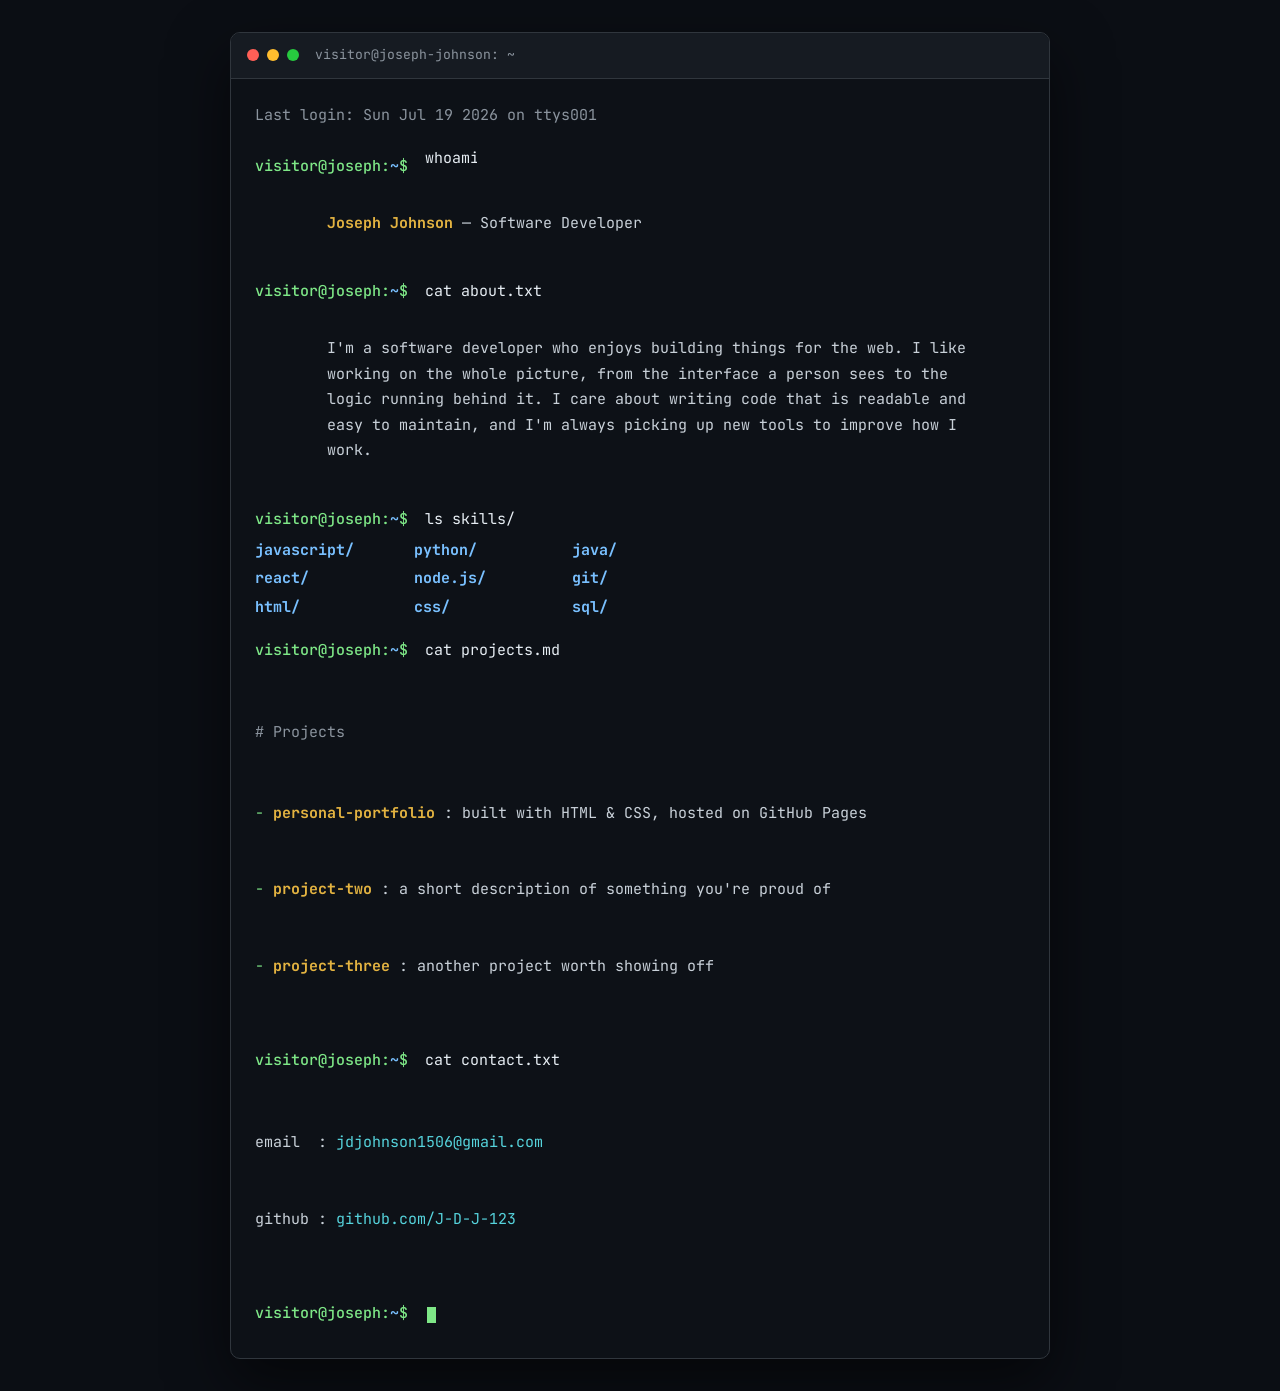
<file: cli/terminal.html>
<!DOCTYPE html>
<html lang="en">
<head>
  <meta charset="UTF-8">
  <meta name="viewport" content="width=device-width, initial-scale=1.0">
  <title>Joseph Johnson | Software Developer</title>
  <link rel="preconnect" href="https://fonts.googleapis.com">
  <link rel="preconnect" href="https://fonts.gstatic.com" crossorigin>
  <link href="https://fonts.googleapis.com/css2?family=JetBrains+Mono:wght@400;500;700&display=swap" rel="stylesheet">
  <link rel="stylesheet" href="terminal.css">
</head>
<body>

  <main class="terminal">
    <!-- Window title bar -->
    <div class="titlebar">
      <span class="dot red"></span>
      <span class="dot yellow"></span>
      <span class="dot green"></span>
      <span class="title">visitor@joseph-johnson: ~</span>
    </div>

    <!-- Terminal body -->
    <div class="screen">
      <p class="boot">Last login: Sun Jul 19 2026 on ttys001</p>

      <!-- whoami -->
      <div class="line">
        <span class="prompt"><span class="user">visitor@joseph</span>:<span class="path">~</span>$</span>
        <span class="cmd typing">whoami</span>
      </div>
      <div class="output">
        <span class="hl">Joseph Johnson</span> &mdash; Software Developer
      </div>

      <!-- about -->
      <div class="line">
        <span class="prompt"><span class="user">visitor@joseph</span>:<span class="path">~</span>$</span>
        <span class="cmd">cat about.txt</span>
      </div>
      <div class="output">
        I'm a software developer who enjoys building things for the web. I like
        working on the whole picture, from the interface a person sees to the
        logic running behind it. I care about writing code that is readable and
        easy to maintain, and I'm always picking up new tools to improve how I
        work.
      </div>

      <!-- skills -->
      <div class="line">
        <span class="prompt"><span class="user">visitor@joseph</span>:<span class="path">~</span>$</span>
        <span class="cmd">ls skills/</span>
      </div>
      <div class="output ls">
        <span class="dir">javascript/</span><span class="dir">python/</span><span class="dir">java/</span>
        <span class="dir">react/</span><span class="dir">node.js/</span><span class="dir">git/</span>
        <span class="dir">html/</span><span class="dir">css/</span><span class="dir">sql/</span>
      </div>

      <!-- projects -->
      <div class="line">
        <span class="prompt"><span class="user">visitor@joseph</span>:<span class="path">~</span>$</span>
        <span class="cmd">cat projects.md</span>
      </div>
      <div class="output">
        <span class="comment"># Projects</span>
        <span class="proj"><span class="bullet">-</span> <span class="hl">personal-portfolio</span> : built with HTML &amp; CSS, hosted on GitHub Pages</span>
        <span class="proj"><span class="bullet">-</span> <span class="hl">project-two</span> : a short description of something you're proud of</span>
        <span class="proj"><span class="bullet">-</span> <span class="hl">project-three</span> : another project worth showing off</span>
      </div>

      <!-- contact -->
      <div class="line">
        <span class="prompt"><span class="user">visitor@joseph</span>:<span class="path">~</span>$</span>
        <span class="cmd">cat contact.txt</span>
      </div>
      <div class="output">
        <span class="row">email&nbsp;&nbsp;: <a href="mailto:jdjohnson1506@gmail.com">jdjohnson1506@gmail.com</a></span>
        <span class="row">github : <a href="https://github.com/J-D-J-123" target="_blank" rel="noopener">github.com/J-D-J-123</a></span>
      </div>

      <!-- final prompt with blinking cursor -->
      <div class="line">
        <span class="prompt"><span class="user">visitor@joseph</span>:<span class="path">~</span>$</span>
        <span class="cursor"></span>
      </div>
    </div>
  </main>

</body>
</html>
</file>
<file: cli/terminal.css>
/* =========================================================
   Joseph Johnson - Portfolio (CLI / terminal version)
   ========================================================= */

*,
*::before,
*::after {
  margin: 0;
  padding: 0;
  box-sizing: border-box;
}

:root {
  --bg: #0b0e14;
  --window: #0d1117;
  --bar: #161b22;
  --text: #c9d1d9;
  --green: #7ee787;
  --blue: #79c0ff;
  --cyan: #56d4dd;
  --gray: #8b949e;
  --yellow: #e3b341;
  --white: #e6edf3;
}

html {
  height: 100%;
}

body {
  min-height: 100%;
  font-family: "JetBrains Mono", "SF Mono", "Cascadia Code", Consolas, monospace;
  background: var(--bg);
  color: var(--text);
  line-height: 1.7;
  font-size: 15px;
  display: flex;
  align-items: center;
  justify-content: center;
  padding: 2rem 1rem;
}

/* ---------- Window ---------- */
.terminal {
  width: 100%;
  max-width: 820px;
  background: var(--window);
  border: 1px solid #30363d;
  border-radius: 10px;
  overflow: hidden;
  box-shadow: 0 24px 60px rgba(0, 0, 0, 0.55);
}

.titlebar {
  display: flex;
  align-items: center;
  gap: 8px;
  padding: 0.7rem 1rem;
  background: var(--bar);
  border-bottom: 1px solid #30363d;
}

.dot {
  width: 12px;
  height: 12px;
  border-radius: 50%;
  display: inline-block;
}

.dot.red    { background: #ff5f56; }
.dot.yellow { background: #ffbd2e; }
.dot.green  { background: #27c93f; }

.title {
  margin-left: 8px;
  color: var(--gray);
  font-size: 0.82rem;
}

/* ---------- Screen ---------- */
.screen {
  padding: 1.5rem 1.5rem 2rem;
}

.boot {
  color: var(--gray);
  margin-bottom: 1rem;
}

.line {
  margin-top: 1.1rem;
  word-break: break-word;
}

.prompt {
  color: var(--green);
  font-weight: 500;
  margin-right: 0.5rem;
  white-space: nowrap;
}

.prompt .user { color: var(--green); }
.prompt .path { color: var(--blue); }

.cmd {
  color: var(--white);
}

.output {
  margin-top: 0.35rem;
  color: var(--text);
  white-space: pre-wrap;
}

.hl {
  color: var(--yellow);
  font-weight: 700;
}

.comment {
  display: block;
  color: var(--gray);
  margin-bottom: 0.25rem;
}

/* ls skills output */
.ls {
  display: grid;
  grid-template-columns: repeat(3, minmax(0, 1fr));
  gap: 0.2rem 1rem;
  max-width: 460px;
}

.dir {
  color: var(--blue);
  font-weight: 700;
}

/* projects */
.proj {
  display: block;
}

.bullet {
  color: var(--green);
}

/* contact */
.row {
  display: block;
}

.output a {
  color: var(--cyan);
  text-decoration: none;
  border-bottom: 1px dashed transparent;
}

.output a:hover {
  border-bottom-color: var(--cyan);
}

/* ---------- Cursor ---------- */
.cursor {
  display: inline-block;
  width: 9px;
  height: 1.05em;
  background: var(--green);
  vertical-align: text-bottom;
  margin-left: 2px;
  animation: blink 1s steps(1) infinite;
}

@keyframes blink {
  50% { opacity: 0; }
}

/* ---------- Typing effect on first command ---------- */
.typing {
  display: inline-block;
  overflow: hidden;
  white-space: nowrap;
  border-right: 2px solid transparent;
  animation: type 0.9s steps(6, end) 1 both;
}

@keyframes type {
  from { width: 0; }
  to   { width: 6ch; }
}

/* ---------- Responsive ---------- */
@media (max-width: 560px) {
  body {
    font-size: 13px;
    padding: 1rem 0.5rem;
  }
  .screen {
    padding: 1.1rem 1rem 1.6rem;
  }
  .ls {
    grid-template-columns: repeat(2, minmax(0, 1fr));
  }
}
</file>
